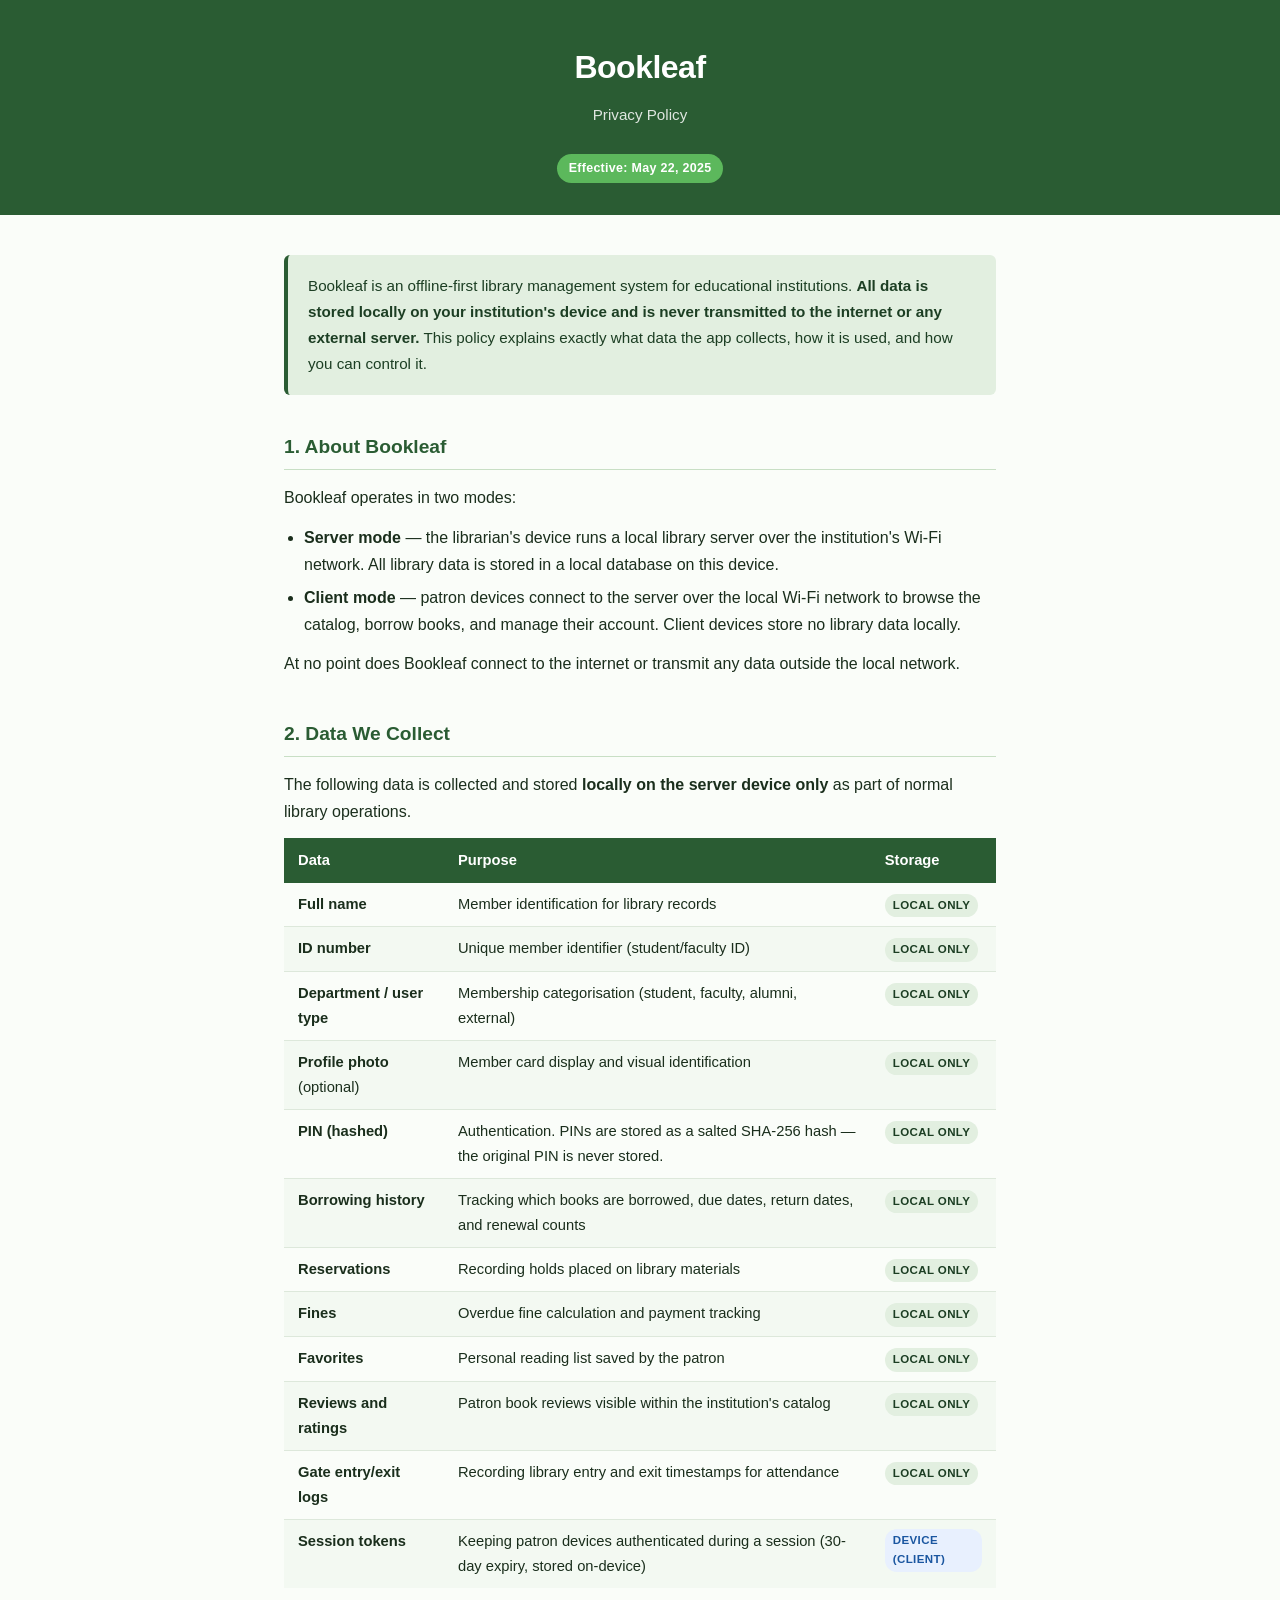
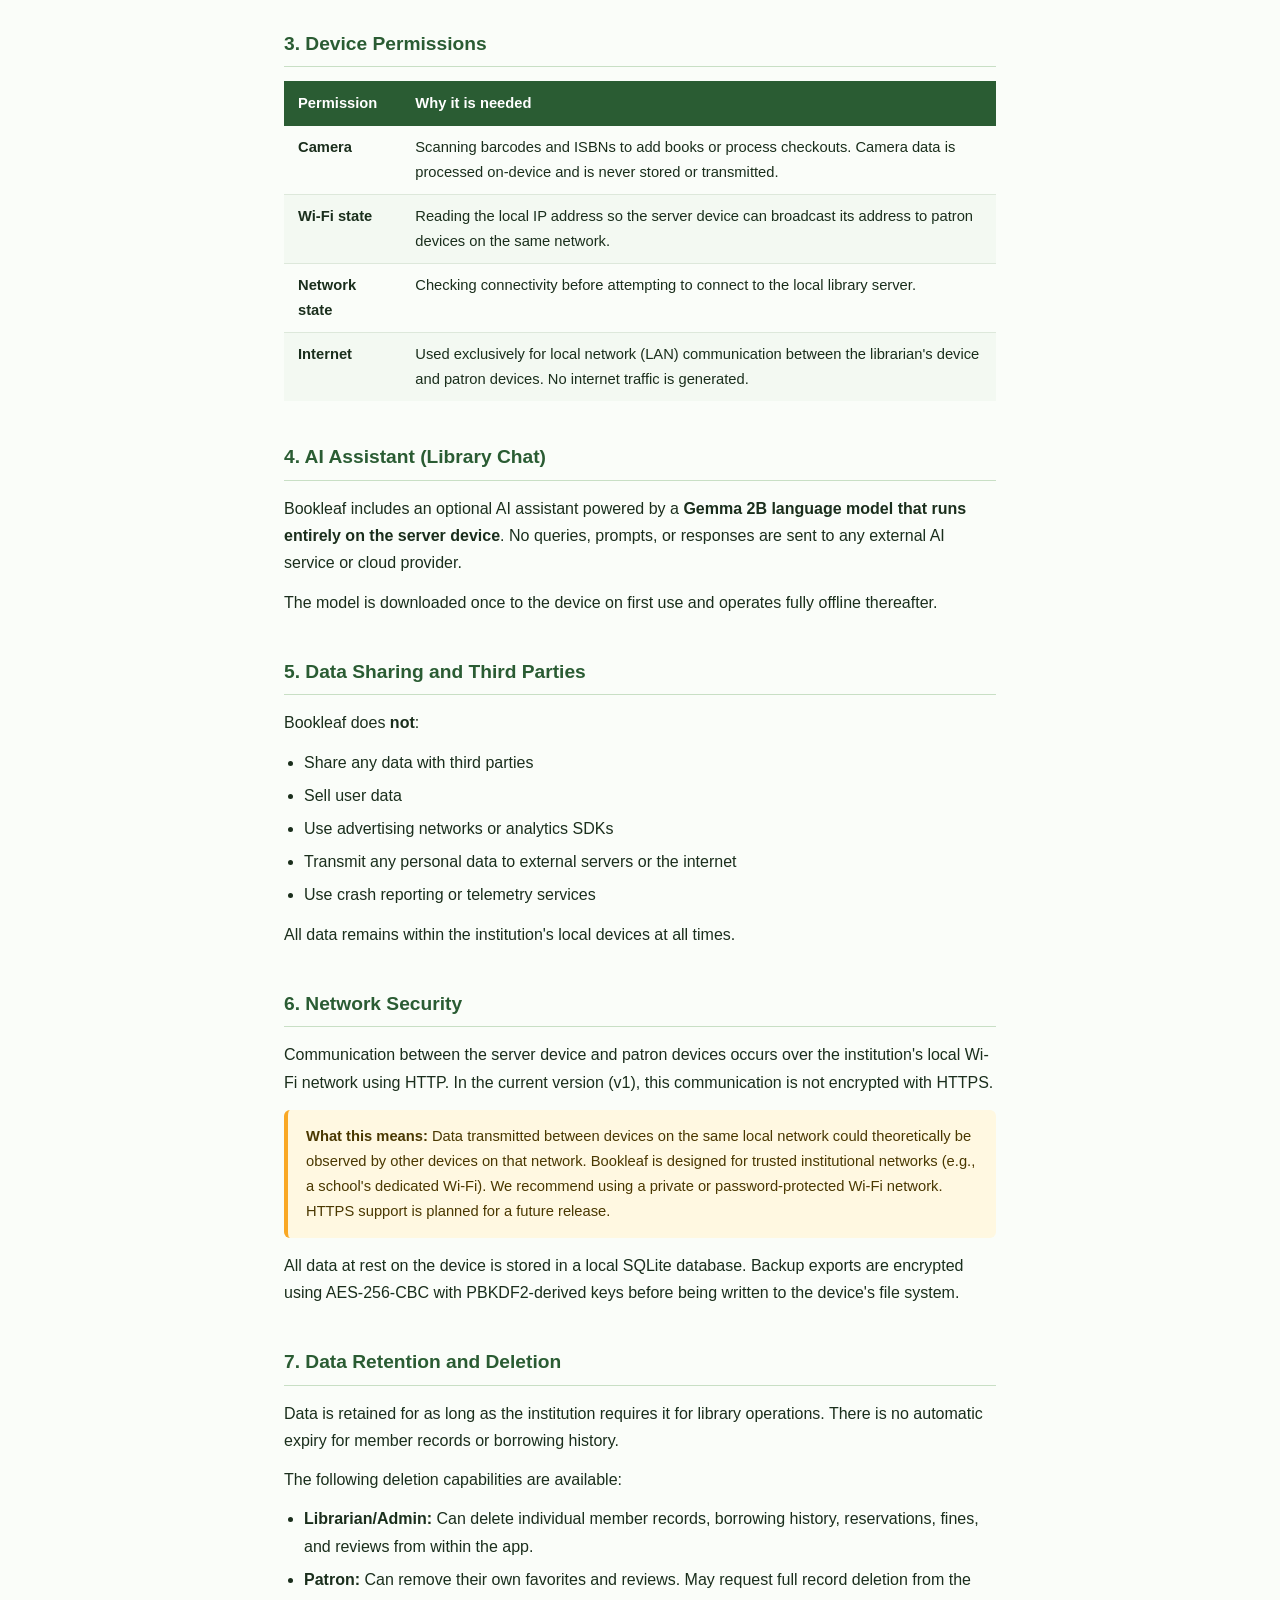
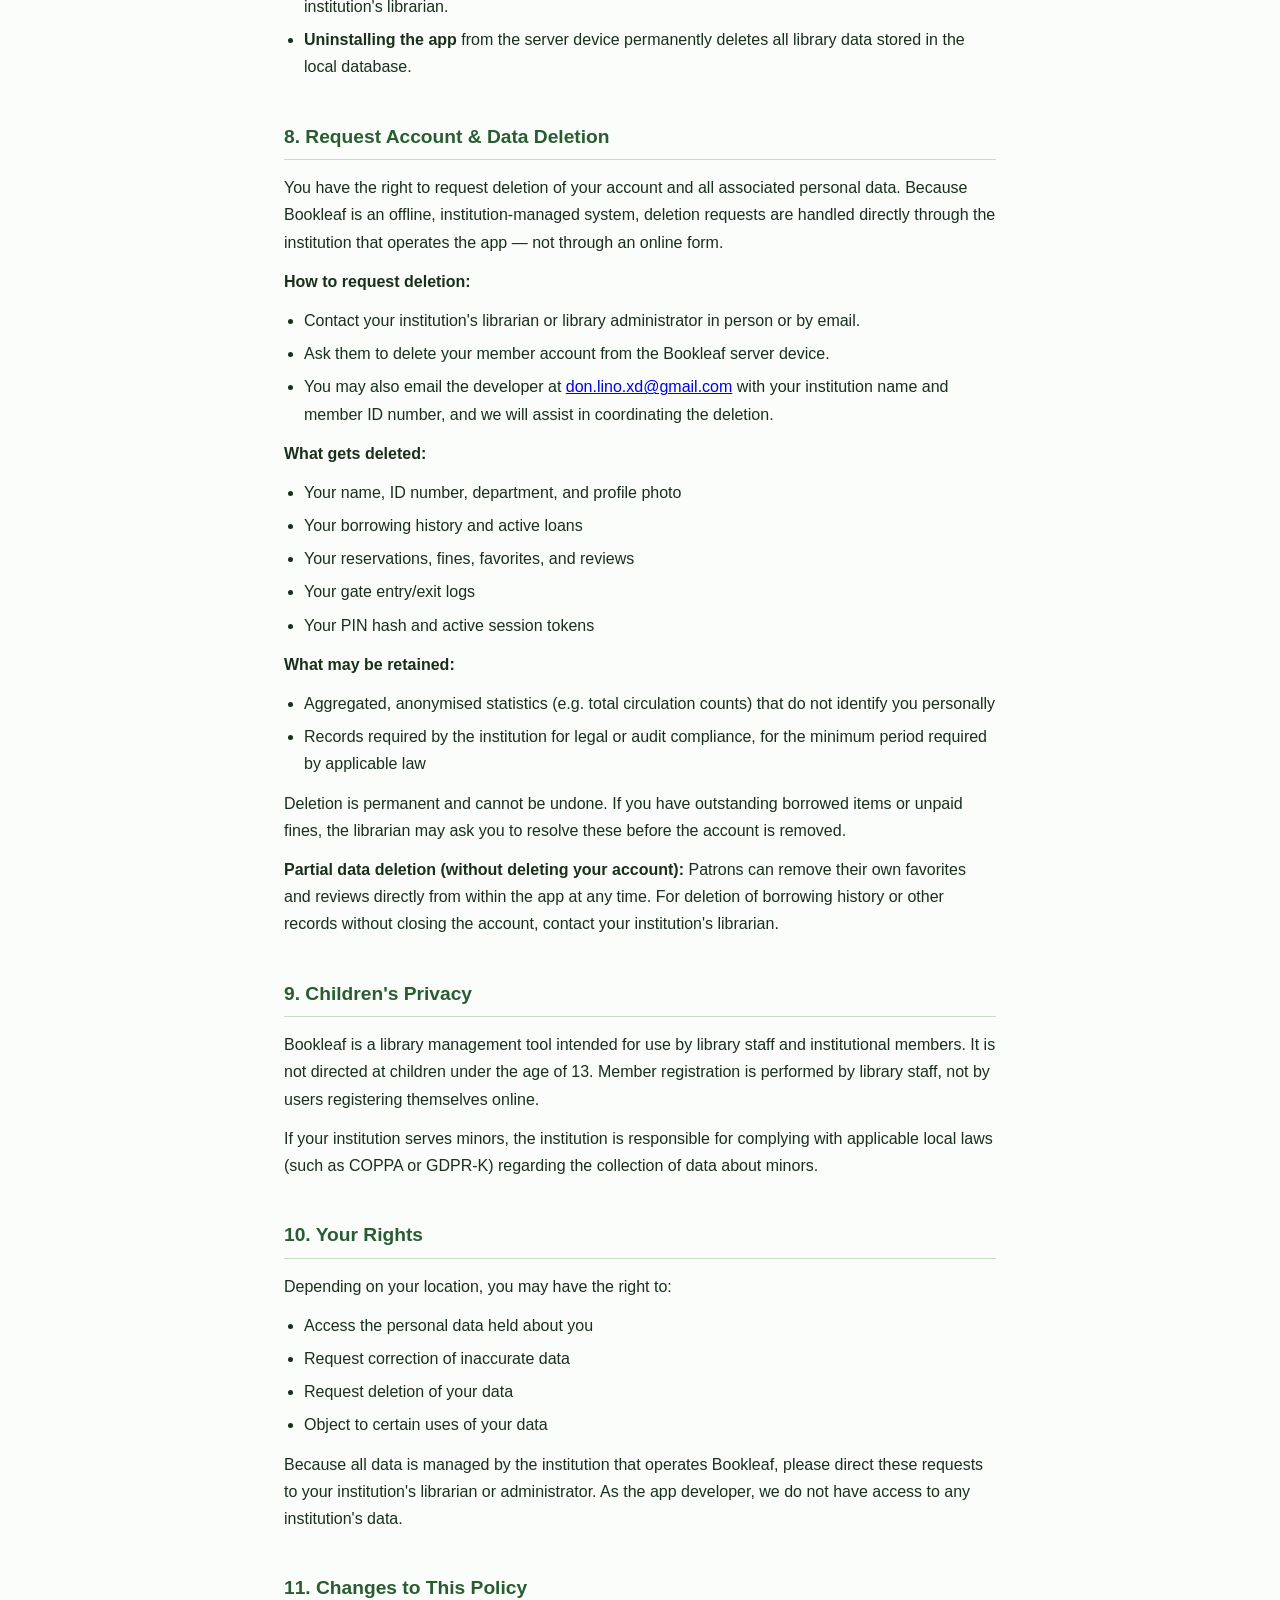
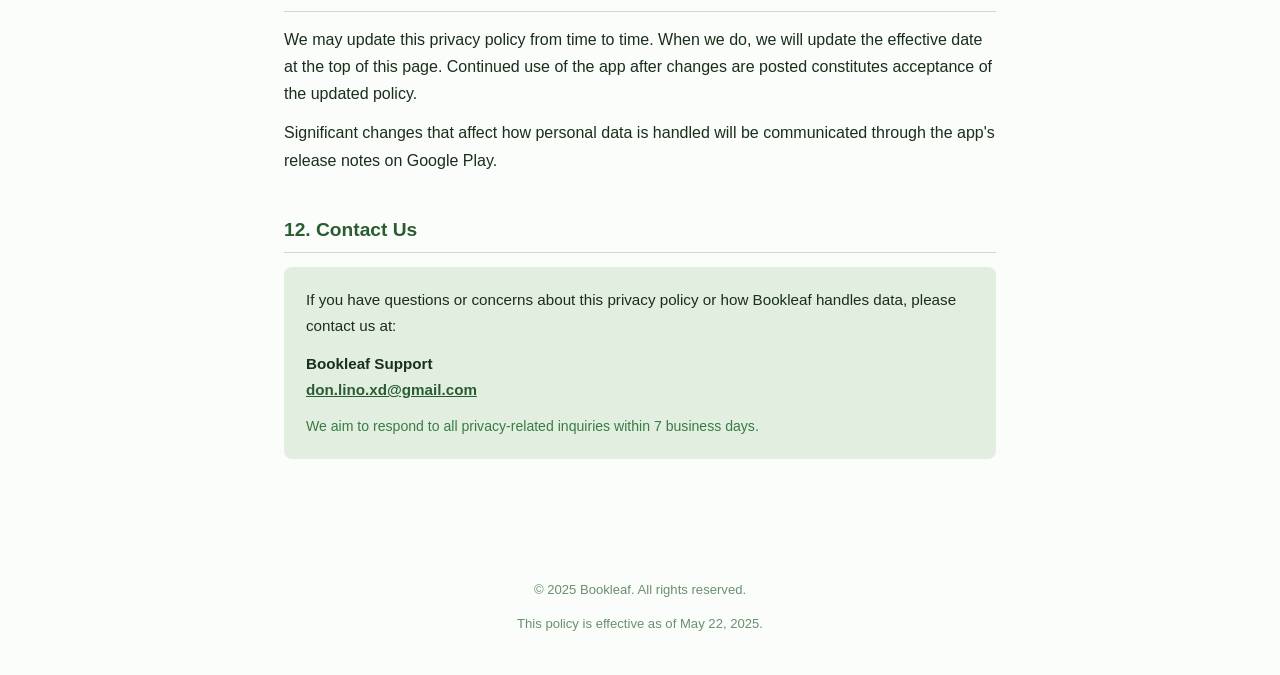
<file: bookleaf-privacy-policy.html>
<!DOCTYPE html>
<html lang="en">

<head>
  <meta charset="UTF-8" />
  <meta name="viewport" content="width=device-width, initial-scale=1.0" />
  <title>Bookleaf — Privacy Policy</title>
  <style>
    *,
    *::before,
    *::after {
      box-sizing: border-box;
      margin: 0;
      padding: 0;
    }

    body {
      font-family: -apple-system, BlinkMacSystemFont, "Segoe UI", Roboto, Helvetica, Arial, sans-serif;
      background: #FAFDF9;
      color: #1a2e1c;
      line-height: 1.7;
      font-size: 16px;
    }

    header {
      background: #2A5C33;
      color: #fff;
      padding: 40px 24px 32px;
      text-align: center;
    }

    header h1 {
      font-size: 2rem;
      font-weight: 700;
      letter-spacing: -0.5px;
    }

    header p {
      margin-top: 8px;
      font-size: 0.95rem;
      opacity: 0.85;
    }

    .badge {
      display: inline-block;
      margin-top: 14px;
      background: #5CB85C;
      color: #fff;
      font-size: 0.78rem;
      font-weight: 600;
      padding: 4px 12px;
      border-radius: 20px;
      letter-spacing: 0.3px;
    }

    main {
      max-width: 760px;
      margin: 0 auto;
      padding: 40px 24px 80px;
    }

    .intro-box {
      background: #E2EFE0;
      border-left: 4px solid #2A5C33;
      border-radius: 6px;
      padding: 18px 20px;
      margin-bottom: 36px;
      font-size: 0.95rem;
      color: #1C3E23;
    }

    section {
      margin-bottom: 40px;
    }

    h2 {
      font-size: 1.2rem;
      font-weight: 700;
      color: #2A5C33;
      margin-bottom: 14px;
      padding-bottom: 6px;
      border-bottom: 1px solid #C8DFC5;
    }

    p {
      margin-bottom: 12px;
    }

    p:last-child {
      margin-bottom: 0;
    }

    ul {
      padding-left: 20px;
      margin-bottom: 12px;
    }

    li {
      margin-bottom: 6px;
    }

    table {
      width: 100%;
      border-collapse: collapse;
      font-size: 0.92rem;
      margin-bottom: 12px;
    }

    th {
      background: #2A5C33;
      color: #fff;
      text-align: left;
      padding: 10px 14px;
      font-weight: 600;
    }

    td {
      padding: 9px 14px;
      border-bottom: 1px solid #dde8db;
      vertical-align: top;
    }

    tr:last-child td {
      border-bottom: none;
    }

    tr:nth-child(even) td {
      background: #f3f9f2;
    }

    .tag {
      display: inline-block;
      font-size: 0.72rem;
      font-weight: 700;
      padding: 2px 8px;
      border-radius: 12px;
      text-transform: uppercase;
      letter-spacing: 0.4px;
    }

    .tag-local {
      background: #E2EFE0;
      color: #1C3E23;
    }

    .tag-device {
      background: #e8f0fe;
      color: #1a56a0;
    }

    .tag-no {
      background: #fce8e6;
      color: #8b1a11;
    }

    .warning-box {
      background: #fff8e1;
      border-left: 4px solid #f9a825;
      border-radius: 6px;
      padding: 14px 18px;
      font-size: 0.92rem;
      color: #4a3800;
      margin-top: 14px;
    }

    .contact-box {
      background: #E2EFE0;
      border-radius: 8px;
      padding: 20px 22px;
      font-size: 0.95rem;
    }

    .contact-box a {
      color: #2A5C33;
      font-weight: 600;
    }

    footer {
      text-align: center;
      font-size: 0.82rem;
      color: #6b8f6e;
      padding: 0 24px 40px;
    }
  </style>
</head>

<body>

  <header>
    <h1>Bookleaf</h1>
    <p>Privacy Policy</p>
    <span class="badge">Effective: May 22, 2025</span>
  </header>

  <main>

    <div class="intro-box">
      Bookleaf is an offline-first library management system for educational institutions. <strong>All data is stored
        locally on your institution's device and is never transmitted to the internet or any external server.</strong>
      This policy explains exactly what data the app collects, how it is used, and how you can control it.
    </div>

    <!-- 1. About Bookleaf -->
    <section>
      <h2>1. About Bookleaf</h2>
      <p>Bookleaf operates in two modes:</p>
      <ul>
        <li><strong>Server mode</strong> — the librarian's device runs a local library server over the institution's
          Wi-Fi network. All library data is stored in a local database on this device.</li>
        <li><strong>Client mode</strong> — patron devices connect to the server over the local Wi-Fi network to browse
          the catalog, borrow books, and manage their account. Client devices store no library data locally.</li>
      </ul>
      <p>At no point does Bookleaf connect to the internet or transmit any data outside the local network.</p>
    </section>

    <!-- 2. Data We Collect -->
    <section>
      <h2>2. Data We Collect</h2>
      <p>The following data is collected and stored <strong>locally on the server device only</strong> as part of normal
        library operations.</p>

      <table>
        <thead>
          <tr>
            <th>Data</th>
            <th>Purpose</th>
            <th>Storage</th>
          </tr>
        </thead>
        <tbody>
          <tr>
            <td><strong>Full name</strong></td>
            <td>Member identification for library records</td>
            <td><span class="tag tag-local">Local only</span></td>
          </tr>
          <tr>
            <td><strong>ID number</strong></td>
            <td>Unique member identifier (student/faculty ID)</td>
            <td><span class="tag tag-local">Local only</span></td>
          </tr>
          <tr>
            <td><strong>Department / user type</strong></td>
            <td>Membership categorisation (student, faculty, alumni, external)</td>
            <td><span class="tag tag-local">Local only</span></td>
          </tr>
          <tr>
            <td><strong>Profile photo</strong> (optional)</td>
            <td>Member card display and visual identification</td>
            <td><span class="tag tag-local">Local only</span></td>
          </tr>
          <tr>
            <td><strong>PIN (hashed)</strong></td>
            <td>Authentication. PINs are stored as a salted SHA-256 hash — the original PIN is never stored.</td>
            <td><span class="tag tag-local">Local only</span></td>
          </tr>
          <tr>
            <td><strong>Borrowing history</strong></td>
            <td>Tracking which books are borrowed, due dates, return dates, and renewal counts</td>
            <td><span class="tag tag-local">Local only</span></td>
          </tr>
          <tr>
            <td><strong>Reservations</strong></td>
            <td>Recording holds placed on library materials</td>
            <td><span class="tag tag-local">Local only</span></td>
          </tr>
          <tr>
            <td><strong>Fines</strong></td>
            <td>Overdue fine calculation and payment tracking</td>
            <td><span class="tag tag-local">Local only</span></td>
          </tr>
          <tr>
            <td><strong>Favorites</strong></td>
            <td>Personal reading list saved by the patron</td>
            <td><span class="tag tag-local">Local only</span></td>
          </tr>
          <tr>
            <td><strong>Reviews and ratings</strong></td>
            <td>Patron book reviews visible within the institution's catalog</td>
            <td><span class="tag tag-local">Local only</span></td>
          </tr>
          <tr>
            <td><strong>Gate entry/exit logs</strong></td>
            <td>Recording library entry and exit timestamps for attendance</td>
            <td><span class="tag tag-local">Local only</span></td>
          </tr>
          <tr>
            <td><strong>Session tokens</strong></td>
            <td>Keeping patron devices authenticated during a session (30-day expiry, stored on-device)</td>
            <td><span class="tag tag-device">Device (client)</span></td>
          </tr>
        </tbody>
      </table>
    </section>

    <!-- 3. Device Permissions -->
    <section>
      <h2>3. Device Permissions</h2>

      <table>
        <thead>
          <tr>
            <th>Permission</th>
            <th>Why it is needed</th>
          </tr>
        </thead>
        <tbody>
          <tr>
            <td><strong>Camera</strong></td>
            <td>Scanning barcodes and ISBNs to add books or process checkouts. Camera data is processed on-device and is
              never stored or transmitted.</td>
          </tr>
          <tr>
            <td><strong>Wi-Fi state</strong></td>
            <td>Reading the local IP address so the server device can broadcast its address to patron devices on the
              same network.</td>
          </tr>
          <tr>
            <td><strong>Network state</strong></td>
            <td>Checking connectivity before attempting to connect to the local library server.</td>
          </tr>
          <tr>
            <td><strong>Internet</strong></td>
            <td>Used exclusively for local network (LAN) communication between the librarian's device and patron
              devices. No internet traffic is generated.</td>
          </tr>
        </tbody>
      </table>
    </section>

    <!-- 4. AI Assistant -->
    <section>
      <h2>4. AI Assistant (Library Chat)</h2>
      <p>Bookleaf includes an optional AI assistant powered by a <strong>Gemma 2B language model that runs entirely on
          the server device</strong>. No queries, prompts, or responses are sent to any external AI service or cloud
        provider.</p>
      <p>The model is downloaded once to the device on first use and operates fully offline thereafter.</p>
    </section>

    <!-- 5. Data Sharing -->
    <section>
      <h2>5. Data Sharing and Third Parties</h2>
      <p>Bookleaf does <strong>not</strong>:</p>
      <ul>
        <li>Share any data with third parties</li>
        <li>Sell user data</li>
        <li>Use advertising networks or analytics SDKs</li>
        <li>Transmit any personal data to external servers or the internet</li>
        <li>Use crash reporting or telemetry services</li>
      </ul>
      <p>All data remains within the institution's local devices at all times.</p>
    </section>

    <!-- 6. Network Security -->
    <section>
      <h2>6. Network Security</h2>
      <p>Communication between the server device and patron devices occurs over the institution's local Wi-Fi network
        using HTTP. In the current version (v1), this communication is not encrypted with HTTPS.</p>
      <div class="warning-box">
        <strong>What this means:</strong> Data transmitted between devices on the same local network could theoretically
        be observed by other devices on that network. Bookleaf is designed for trusted institutional networks (e.g., a
        school's dedicated Wi-Fi). We recommend using a private or password-protected Wi-Fi network. HTTPS support is
        planned for a future release.
      </div>
      <p style="margin-top:14px;">All data at rest on the device is stored in a local SQLite database. Backup exports
        are encrypted using AES-256-CBC with PBKDF2-derived keys before being written to the device's file system.</p>
    </section>

    <!-- 7. Data Retention -->
    <section>
      <h2>7. Data Retention and Deletion</h2>
      <p>Data is retained for as long as the institution requires it for library operations. There is no automatic
        expiry for member records or borrowing history.</p>
      <p>The following deletion capabilities are available:</p>
      <ul>
        <li><strong>Librarian/Admin:</strong> Can delete individual member records, borrowing history, reservations,
          fines, and reviews from within the app.</li>
        <li><strong>Patron:</strong> Can remove their own favorites and reviews. May request full record deletion from
          the institution's librarian.</li>
        <li><strong>Uninstalling the app</strong> from the server device permanently deletes all library data stored in
          the local database.</li>
      </ul>
    </section>

    <!-- 8. Request Account & Data Deletion -->
    <section id="delete-account">
      <h2>8. Request Account &amp; Data Deletion</h2>
      <p>You have the right to request deletion of your account and all associated personal data. Because Bookleaf is an offline, institution-managed system, deletion requests are handled directly through the institution that operates the app — not through an online form.</p>

      <p><strong>How to request deletion:</strong></p>
      <ul>
        <li>Contact your institution's librarian or library administrator in person or by email.</li>
        <li>Ask them to delete your member account from the Bookleaf server device.</li>
        <li>You may also email the developer at <a href="mailto:don.lino.xd@gmail.com">don.lino.xd@gmail.com</a> with your institution name and member ID number, and we will assist in coordinating the deletion.</li>
      </ul>

      <p><strong>What gets deleted:</strong></p>
      <ul>
        <li>Your name, ID number, department, and profile photo</li>
        <li>Your borrowing history and active loans</li>
        <li>Your reservations, fines, favorites, and reviews</li>
        <li>Your gate entry/exit logs</li>
        <li>Your PIN hash and active session tokens</li>
      </ul>

      <p><strong>What may be retained:</strong></p>
      <ul>
        <li>Aggregated, anonymised statistics (e.g. total circulation counts) that do not identify you personally</li>
        <li>Records required by the institution for legal or audit compliance, for the minimum period required by applicable law</li>
      </ul>

      <p>Deletion is permanent and cannot be undone. If you have outstanding borrowed items or unpaid fines, the librarian may ask you to resolve these before the account is removed.</p>

      <p><strong>Partial data deletion (without deleting your account):</strong> Patrons can remove their own favorites and reviews directly from within the app at any time. For deletion of borrowing history or other records without closing the account, contact your institution's librarian.</p>
    </section>

    <!-- 9. Children -->
    <section>
      <h2>9. Children's Privacy</h2>
      <p>Bookleaf is a library management tool intended for use by library staff and institutional members. It is not
        directed at children under the age of 13. Member registration is performed by library staff, not by users
        registering themselves online.</p>
      <p>If your institution serves minors, the institution is responsible for complying with applicable local laws
        (such as COPPA or GDPR-K) regarding the collection of data about minors.</p>
    </section>

    <!-- 9. Your Rights -->
    <section>
      <h2>10. Your Rights</h2>
      <p>Depending on your location, you may have the right to:</p>
      <ul>
        <li>Access the personal data held about you</li>
        <li>Request correction of inaccurate data</li>
        <li>Request deletion of your data</li>
        <li>Object to certain uses of your data</li>
      </ul>
      <p>Because all data is managed by the institution that operates Bookleaf, please direct these requests to your
        institution's librarian or administrator. As the app developer, we do not have access to any institution's data.
      </p>
    </section>

    <!-- 10. Changes -->
    <section>
      <h2>11. Changes to This Policy</h2>
      <p>We may update this privacy policy from time to time. When we do, we will update the effective date at the top
        of this page. Continued use of the app after changes are posted constitutes acceptance of the updated policy.
      </p>
      <p>Significant changes that affect how personal data is handled will be communicated through the app's release
        notes on Google Play.</p>
    </section>

    <!-- 11. Contact -->
    <section>
      <h2>12. Contact Us</h2>
      <div class="contact-box">
        <p>If you have questions or concerns about this privacy policy or how Bookleaf handles data, please contact us
          at:</p>
        <p style="margin-top:12px;">
          <strong>Bookleaf Support</strong><br />
          <a href="mailto:don.lino.xd@gmail.com">don.lino.xd@gmail.com</a>
        </p>
        <p style="margin-top:8px; font-size:0.88rem; color:#3A7A45;">We aim to respond to all privacy-related inquiries
          within 7 business days.</p>
      </div>
    </section>

  </main>

  <footer>
    <p>© 2025 Bookleaf. All rights reserved.</p>
    <p style="margin-top:4px;">This policy is effective as of May 22, 2025.</p>
  </footer>

</body>

</html>
</file>
